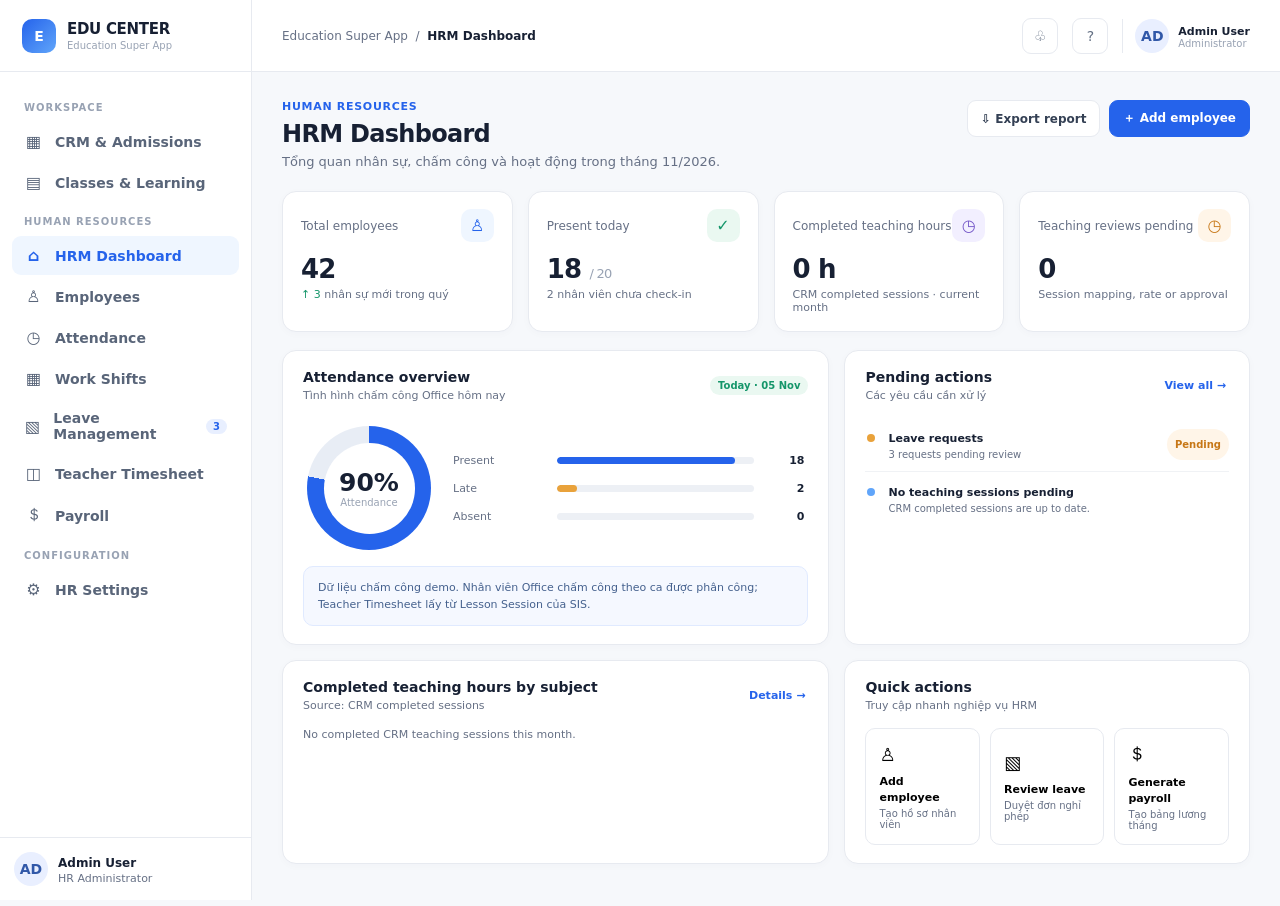
<file: education_hrm_prototype.html>
<!DOCTYPE html>
<html lang="vi">
<head>
<meta charset="UTF-8">
<meta name="viewport" content="width=device-width, initial-scale=1.0">
<title>Education Super App · HRM Prototype</title>
<style>
:root{
  --primary:#2563eb;--primary-dark:#1d4ed8;--primary-soft:#eff6ff;
  --ink:#172033;--muted:#667085;--line:#e7eaf0;--bg:#f6f8fb;--white:#fff;
  --green:#15966a;--green-bg:#eaf8f1;--orange:#c77716;--orange-bg:#fff5e8;
  --red:#d14343;--red-bg:#fff0f0;--purple:#7356c8;--purple-bg:#f2efff;
  --shadow:0 8px 28px rgba(24,39,75,.07);--radius:14px;
}
*{box-sizing:border-box} body{margin:0;background:var(--bg);font-family:Inter,ui-sans-serif,system-ui,-apple-system,"Segoe UI",Arial,sans-serif;color:var(--ink);font-size:14px}
button,input,select,textarea{font:inherit} button{cursor:pointer}
.app{display:flex;min-height:100vh}
.sidebar{width:252px;background:#fff;border-right:1px solid var(--line);position:fixed;inset:0 auto 0 0;z-index:20;display:flex;flex-direction:column}
.brand{height:72px;display:flex;align-items:center;gap:11px;padding:0 22px;border-bottom:1px solid var(--line)}
.brand-mark{width:34px;height:34px;border-radius:10px;background:linear-gradient(135deg,#2563eb,#60a5fa);display:grid;place-items:center;color:#fff;font-weight:800}
.brand strong{font-size:15px;letter-spacing:-.3px}.brand small{display:block;color:#98a2b3;font-size:10px;margin-top:2px}
.side-scroll{padding:18px 12px;overflow:auto;flex:1}.nav-label{font-size:10px;letter-spacing:1px;color:#98a2b3;font-weight:700;padding:12px 12px 7px}
.nav-item{border:0;background:transparent;width:100%;display:flex;align-items:center;gap:12px;text-align:left;padding:10px 12px;border-radius:9px;color:#596579;margin:2px 0;font-weight:550}
.nav-item .ico{width:19px;text-align:center;font-size:16px}.nav-item:hover{background:#f6f8fc;color:var(--ink)}.nav-item.active{background:var(--primary-soft);color:var(--primary);font-weight:700}
.nav-item .count{margin-left:auto;background:#e8efff;color:var(--primary);font-size:10px;padding:2px 7px;border-radius:20px}
.sidebar-bottom{border-top:1px solid var(--line);padding:14px}.profile-mini{display:flex;align-items:center;gap:10px}.avatar{width:34px;height:34px;border-radius:50%;display:grid;place-items:center;background:#e9efff;color:#3158a8;font-weight:700;flex-shrink:0}.profile-mini b{font-size:12px}.profile-mini small{display:block;color:var(--muted);font-size:11px;margin-top:2px}
.main{margin-left:252px;width:calc(100% - 252px);min-width:0}
.topbar{height:72px;background:#fff;border-bottom:1px solid var(--line);display:flex;align-items:center;justify-content:space-between;padding:0 30px;position:sticky;top:0;z-index:10}
.breadcrumb{color:var(--muted);font-size:12px}.breadcrumb b{color:var(--ink);font-weight:650}.top-actions{display:flex;align-items:center;gap:14px}.icon-btn{border:1px solid var(--line);background:#fff;border-radius:9px;width:36px;height:36px;color:#647084}.top-user{display:flex;align-items:center;gap:9px;padding-left:12px;border-left:1px solid var(--line)}
.content{padding:28px 30px 42px;max-width:1500px;margin:0 auto}
.page-head{display:flex;justify-content:space-between;align-items:flex-start;gap:16px;margin-bottom:22px}
.eyebrow{font-size:11px;color:var(--primary);font-weight:750;letter-spacing:.7px;text-transform:uppercase;margin-bottom:7px}
h1{font-size:24px;letter-spacing:-.7px;margin:0 0 6px;font-weight:750} .subtitle{color:var(--muted);font-size:13px}
.actions{display:flex;gap:9px;flex-wrap:wrap}
.btn{border:1px solid var(--line);background:#fff;color:#344054;border-radius:9px;padding:9px 13px;font-weight:650;font-size:12px;display:inline-flex;align-items:center;gap:7px}
.btn:hover{background:#f9fafb}.btn.primary{background:var(--primary);border-color:var(--primary);color:#fff}.btn.primary:hover{background:var(--primary-dark)}.btn.soft{background:var(--primary-soft);color:var(--primary);border-color:#dbe7ff}
.btn.small{padding:6px 9px;font-size:11px}.btn.danger{color:var(--red)}
.grid{display:grid;gap:15px}.stats{grid-template-columns:repeat(4,minmax(0,1fr));margin-bottom:18px}
.card{background:#fff;border:1px solid var(--line);border-radius:var(--radius);box-shadow:0 2px 8px rgba(24,39,75,.025)}
.stat{padding:17px 18px}.stat-top{display:flex;justify-content:space-between;align-items:center;color:var(--muted);font-size:12px}.stat-icon{width:33px;height:33px;border-radius:10px;display:grid;place-items:center;font-size:16px;background:var(--primary-soft);color:var(--primary)}
.stat-value{font-size:26px;font-weight:760;letter-spacing:-.8px;margin:12px 0 4px}.stat-foot{font-size:11px;color:var(--muted)}.positive{color:var(--green)}
.panel{padding:18px 20px}.panel-head{display:flex;align-items:center;justify-content:space-between;gap:12px;margin-bottom:16px}.panel-title{font-size:14px;font-weight:730}.panel-sub{font-size:11px;color:var(--muted);margin-top:4px}
.two-col{grid-template-columns:1.35fr 1fr}.three-col{grid-template-columns:repeat(3,1fr)}
.table-card{overflow:hidden}.toolbar{padding:14px 16px;border-bottom:1px solid var(--line);display:flex;align-items:center;justify-content:space-between;gap:12px;flex-wrap:wrap}
.search{position:relative;min-width:220px;max-width:330px;flex:1}.search input{width:100%;padding:9px 12px 9px 34px;border:1px solid var(--line);border-radius:9px;outline:none;background:#fff;font-size:12px}.search:before{content:"⌕";position:absolute;left:12px;top:5px;font-size:20px;color:#98a2b3}
.filters{display:flex;gap:8px;flex-wrap:wrap}.filters select,.field input,.field select,.field textarea{border:1px solid var(--line);border-radius:8px;padding:9px 10px;background:#fff;color:#344054;outline:none;font-size:12px;width:100%}.filters select{width:auto;min-width:120px}
table{width:100%;border-collapse:collapse;white-space:nowrap}th{background:#fafbfc;color:#7b8495;text-align:left;font-size:10px;text-transform:uppercase;letter-spacing:.55px;font-weight:750;padding:12px 16px;border-bottom:1px solid var(--line)}td{padding:13px 16px;border-bottom:1px solid #f0f2f5;font-size:12px;color:#344054}tbody tr:hover{background:#fbfcff}tbody tr:last-child td{border-bottom:0}
.person{display:flex;align-items:center;gap:9px}.person .avatar{width:31px;height:31px;font-size:11px}.person b{font-size:12px;color:var(--ink)}.person small{display:block;color:var(--muted);font-size:10px;margin-top:3px}
.badge{display:inline-flex;align-items:center;padding:4px 8px;border-radius:20px;font-size:10px;font-weight:700}.b-green{background:var(--green-bg);color:var(--green)}.b-orange{background:var(--orange-bg);color:var(--orange)}.b-red{background:var(--red-bg);color:var(--red)}.b-blue{background:var(--primary-soft);color:var(--primary)}.b-purple{background:var(--purple-bg);color:var(--purple)}.b-gray{background:#f1f3f6;color:#667085}
.link{border:0;background:none;color:var(--primary);font-weight:700;font-size:11px;padding:3px}
.progress{height:7px;background:#edf0f5;border-radius:10px;overflow:hidden}.progress span{display:block;height:100%;background:var(--primary);border-radius:10px}
.bar-row{display:grid;grid-template-columns:92px 1fr 38px;align-items:center;gap:12px;margin:15px 0;font-size:11px}.bar-row label{color:#667085}.bar-row b{text-align:right;font-size:11px}
.activity{display:flex;gap:11px;padding:11px 0;border-bottom:1px solid #f0f2f5}.activity:last-child{border:0}.activity-dot{width:8px;height:8px;border-radius:50%;background:#60a5fa;margin:5px 2px 0}.activity b{font-size:11px}.activity p{margin:4px 0 0;color:var(--muted);font-size:10px}
.calendar-strip{display:grid;grid-template-columns:repeat(7,1fr);gap:7px}.day{border:1px solid var(--line);border-radius:9px;text-align:center;padding:9px 3px}.day small{display:block;color:var(--muted);font-size:10px}.day b{display:block;margin:5px 0;font-size:14px}.day.active{background:var(--primary-soft);border-color:#c9d9ff;color:var(--primary)}
.empty{padding:36px;text-align:center;color:var(--muted)}
.section{display:none}.section.active{display:block}
.tabs{display:flex;gap:5px;border-bottom:1px solid var(--line);margin-bottom:16px}.tab{padding:10px 13px;border:0;background:none;color:var(--muted);font-size:12px;font-weight:650;border-bottom:2px solid transparent}.tab.active{color:var(--primary);border-color:var(--primary)}
.form-grid{display:grid;grid-template-columns:repeat(2,1fr);gap:13px}.field label{display:block;font-size:11px;color:#667085;font-weight:650;margin-bottom:6px}.field.full{grid-column:1/-1}.field textarea{min-height:72px;resize:vertical}
.modal-backdrop{position:fixed;inset:0;background:rgba(16,24,40,.42);z-index:50;display:none;align-items:center;justify-content:center;padding:20px}.modal-backdrop.show{display:flex}.modal{background:#fff;width:min(620px,100%);border-radius:16px;box-shadow:0 24px 70px rgba(16,24,40,.22);overflow:hidden;max-height:90vh;display:flex;flex-direction:column}.modal-head{padding:18px 22px;border-bottom:1px solid var(--line);display:flex;justify-content:space-between;align-items:center}.modal-head h3{margin:0;font-size:16px}.modal-body{padding:20px 22px;overflow:auto}.modal-foot{padding:14px 22px;border-top:1px solid var(--line);display:flex;justify-content:flex-end;gap:8px}.x{border:0;background:none;font-size:22px;color:#98a2b3}
.notice{background:#f5f8ff;border:1px solid #e0eaff;border-radius:10px;padding:12px 14px;color:#45618e;font-size:11px;line-height:1.55}
.field-help{display:block;color:var(--muted);font-size:10px;line-height:1.5;margin-top:6px}.integration-state{margin:0 16px 14px}.integration-state.ok{color:var(--green)}.integration-state.warn{color:var(--orange)}.session-actions{display:flex;gap:6px;align-items:center}.payroll-hold{color:var(--orange);font-weight:700}
.quick-actions{display:grid;grid-template-columns:repeat(3,1fr);gap:10px}.quick{border:1px solid var(--line);border-radius:10px;padding:13px;background:#fff;text-align:left}.quick:hover{border-color:#bfd2ff;background:#fbfcff}.quick span{display:block;font-size:18px;margin-bottom:7px}.quick b{font-size:11px}.quick small{display:block;color:var(--muted);font-size:10px;margin-top:4px}
.toast{position:fixed;right:24px;bottom:24px;background:#172033;color:#fff;padding:12px 16px;border-radius:10px;box-shadow:var(--shadow);z-index:80;display:none;font-size:12px}.toast.show{display:block}
.mobile-menu{display:none}
@media(max-width:1050px){.sidebar{width:220px}.main{margin-left:220px;width:calc(100% - 220px)}.stats{grid-template-columns:repeat(2,1fr)}.two-col{grid-template-columns:1fr}}
@media(max-width:720px){.sidebar{transform:translateX(-100%);transition:.2s}.sidebar.open{transform:translateX(0)}.main{margin:0;width:100%}.topbar{padding:0 16px}.content{padding:20px 14px}.mobile-menu{display:inline-flex}.page-head{flex-direction:column}.stats{grid-template-columns:repeat(2,1fr)}.three-col{grid-template-columns:1fr}.quick-actions{grid-template-columns:1fr}.form-grid{grid-template-columns:1fr}.field.full{grid-column:auto}.table-card{overflow-x:auto}.top-user .user-meta{display:none}}
</style>
</head>
<body>
<div class="app">
<aside class="sidebar" id="sidebar">
  <div class="brand"><div class="brand-mark">E</div><div><strong>EDU CENTER</strong><small>Education Super App</small></div></div>
  <div class="side-scroll">
    <div class="nav-label">WORKSPACE</div>
    <button class="nav-item" onclick="toast('CRM là module hiện có trong Super App')"><span class="ico">▦</span> CRM & Admissions</button>
    <button class="nav-item" onclick="toast('SIS là module hiện có trong Super App')"><span class="ico">▤</span> Classes & Learning</button>
    <div class="nav-label">HUMAN RESOURCES</div>
    <button class="nav-item active" data-page="dashboard"><span class="ico">⌂</span> HRM Dashboard</button>
    <button class="nav-item" data-page="employees"><span class="ico">♙</span> Employees</button>
    <button class="nav-item" data-page="attendance"><span class="ico">◷</span> Attendance</button>
    <button class="nav-item" data-page="shifts"><span class="ico">▦</span> Work Shifts</button>
    <button class="nav-item" data-page="leave"><span class="ico">▧</span> Leave Management <span class="count">3</span></button>
    <button class="nav-item" data-page="timesheet"><span class="ico">◫</span> Teacher Timesheet</button>
    <button class="nav-item" data-page="payroll"><span class="ico">＄</span> Payroll</button>
    <div class="nav-label">CONFIGURATION</div>
    <button class="nav-item" data-page="settings"><span class="ico">⚙</span> HR Settings</button>
  </div>
  <div class="sidebar-bottom"><div class="profile-mini"><div class="avatar">AD</div><div><b>Admin User</b><small>HR Administrator</small></div></div></div>
</aside>
<main class="main">
  <header class="topbar">
    <div style="display:flex;align-items:center;gap:12px"><button class="icon-btn mobile-menu" onclick="document.getElementById('sidebar').classList.toggle('open')">☰</button><div class="breadcrumb">Education Super App&nbsp; / &nbsp;<b id="crumb">HRM Dashboard</b></div></div>
    <div class="top-actions"><button class="icon-btn" onclick="toast('Không có thông báo mới')">♧</button><button class="icon-btn" onclick="toast('Trợ giúp HRM')">?</button><div class="top-user"><div class="avatar">AD</div><div class="user-meta"><b style="font-size:11px">Admin User</b><small style="display:block;color:#98a2b3;font-size:10px">Administrator</small></div></div></div>
  </header>
  <div class="content">
    <!-- DASHBOARD -->
    <section class="section active" id="page-dashboard">
      <div class="page-head"><div><div class="eyebrow">HUMAN RESOURCES</div><h1>HRM Dashboard</h1><div class="subtitle">Tổng quan nhân sự, chấm công và hoạt động trong tháng 11/2026.</div></div><div class="actions"><button class="btn" onclick="toast('Đã chuẩn bị báo cáo HRM')">⇩ Export report</button><button class="btn primary" onclick="openEmployeeModal()">＋ Add employee</button></div></div>
      <div class="grid stats">
        <div class="card stat"><div class="stat-top">Total employees <span class="stat-icon">♙</span></div><div class="stat-value">42</div><div class="stat-foot"><span class="positive">↑ 3</span> nhân sự mới trong quý</div></div>
        <div class="card stat"><div class="stat-top">Present today <span class="stat-icon" style="background:#eaf8f1;color:#15966a">✓</span></div><div class="stat-value">18 <span style="font-size:13px;color:#98a2b3;font-weight:500">/ 20</span></div><div class="stat-foot">2 nhân viên chưa check-in</div></div>
        <div class="card stat"><div class="stat-top">Completed teaching hours <span class="stat-icon" style="background:#f2efff;color:#7356c8">◷</span></div><div class="stat-value" id="dashboardTeachingHours">0h</div><div class="stat-foot">CRM completed sessions · current month</div></div>
        <div class="card stat"><div class="stat-top">Teaching reviews pending <span class="stat-icon" style="background:#fff5e8;color:#c77716">◷</span></div><div class="stat-value" id="dashboardTeachingPending">0</div><div class="stat-foot">Session mapping, rate or approval</div></div>
      </div>
      <div class="grid two-col">
        <div class="card panel"><div class="panel-head"><div><div class="panel-title">Attendance overview</div><div class="panel-sub">Tình hình chấm công Office hôm nay</div></div><span class="badge b-green">Today · 05 Nov</span></div>
          <div style="display:flex;align-items:center;gap:22px;padding:8px 4px 16px"><div style="width:124px;height:124px;border-radius:50%;background:conic-gradient(#2563eb 0 78%,#e8edf5 78% 100%);display:grid;place-items:center;flex-shrink:0"><div style="width:91px;height:91px;border-radius:50%;background:#fff;display:grid;place-items:center;text-align:center"><div><b style="font-size:25px">90%</b><small style="display:block;color:#98a2b3;font-size:10px">Attendance</small></div></div></div><div style="flex:1"><div class="bar-row"><label>Present</label><div class="progress"><span style="width:90%"></span></div><b>18</b></div><div class="bar-row"><label>Late</label><div class="progress"><span style="width:10%;background:#e9a23b"></span></div><b>2</b></div><div class="bar-row"><label>Absent</label><div class="progress"><span style="width:0%;background:#d14343"></span></div><b>0</b></div></div></div>
          <div class="notice">Dữ liệu chấm công demo. Nhân viên Office chấm công theo ca được phân công; Teacher Timesheet lấy từ Lesson Session của SIS.</div>
        </div>
        <div class="card panel"><div class="panel-head"><div><div class="panel-title">Pending actions</div><div class="panel-sub">Các yêu cầu cần xử lý</div></div><button class="link" onclick="navigate('leave')">View all →</button></div>
          <div class="activity"><div class="activity-dot" style="background:#e9a23b"></div><div><b>Leave requests</b><p>3 requests pending review</p></div><span class="badge b-orange" style="margin-left:auto">Pending</span></div>
          <div id="dashboardTimesheetActions"></div>
        </div>
      </div>
      <div class="grid two-col" style="margin-top:15px">
        <div class="card panel"><div class="panel-head"><div><div class="panel-title">Completed teaching hours by subject</div><div class="panel-sub">Source: CRM completed sessions</div></div><button class="link" onclick="navigate('timesheet')">Details →</button></div>
        </div>
        <div class="card panel"><div class="panel-head"><div><div class="panel-title">Quick actions</div><div class="panel-sub">Truy cập nhanh nghiệp vụ HRM</div></div></div>
          <div class="quick-actions"><button class="quick" onclick="openEmployeeModal()"><span>♙</span><b>Add employee</b><small>Tạo hồ sơ nhân viên</small></button><button class="quick" onclick="navigate('leave')"><span>▧</span><b>Review leave</b><small>Duyệt đơn nghỉ phép</small></button><button class="quick" onclick="navigate('payroll')"><span>＄</span><b>Generate payroll</b><small>Tạo bảng lương tháng</small></button></div>
        </div>
      </div>
    </section>

    <!-- EMPLOYEES -->
    <section class="section" id="page-employees">
      <div class="page-head"><div><div class="eyebrow">PEOPLE DIRECTORY</div><h1>Employees</h1><div class="subtitle">Quản lý hồ sơ giáo viên và nhân viên trung tâm.</div></div><div class="actions"><button class="btn" onclick="toast('Đã chuẩn bị file danh sách nhân viên')">⇩ Export</button><button class="btn primary" onclick="openEmployeeModal()">＋ Add employee</button></div></div>
      <div class="card table-card"><div class="toolbar"><div class="search"><input id="employeeSearch" placeholder="Tìm theo tên, mã nhân viên, email..." oninput="filterEmployees()"></div><div class="filters"><select id="employeeTypeFilter" onchange="filterEmployees()"><option value="">All types</option><option>Teacher</option><option>Office</option></select><select id="employeeStatusFilter" onchange="filterEmployees()"><option value="">All status</option><option>Active</option><option>Inactive</option></select><button class="btn small" onclick="resetEmployeeFilters()">Reset</button></div></div><div id="employeeIntegrationNotice" class="notice integration-state" style="margin:12px 16px" role="status"></div>
      <table><thead><tr><th>Employee</th><th>Employee ID</th><th>Department</th><th>Employment</th><th>Salary type</th><th>Status</th><th>CRM Teacher link</th><th>Action</th></tr></thead><tbody id="employeeRows">
      <tr data-type="Teacher" data-status="Active"><td><div class="person"><div class="avatar">TA</div><div><b>Nguyen Minh Anh</b><small>minhanh@educenter.vn</small></div></div></td><td>TEA-001</td><td>English</td><td>Full-time</td><td>Hourly</td><td><span class="badge b-green">Active</span></td><td data-crm-teacher-link>Unlinked</td><td><button class="link" onclick="editEmployee('Nguyen Minh Anh','TEA-001','Teacher','English','Hourly')">Edit</button></td></tr>
      <tr data-type="Teacher" data-status="Active"><td><div class="person"><div class="avatar" style="background:#f2efff;color:#7356c8">TB</div><div><b>Tran Quoc Bao</b><small>quocbao@educenter.vn</small></div></div></td><td>TEA-002</td><td>Physics</td><td>Part-time</td><td>Hourly</td><td><span class="badge b-green">Active</span></td><td data-crm-teacher-link>Unlinked</td><td><button class="link" onclick="editEmployee('Tran Quoc Bao','TEA-002','Teacher','Physics','Hourly')">Edit</button></td></tr>
      <tr data-type="Teacher" data-status="Active"><td><div class="person"><div class="avatar" style="background:#eaf8f1;color:#15966a">PC</div><div><b>Pham Thu Chi</b><small>thuchi@educenter.vn</small></div></div></td><td>TEA-003</td><td>Chemistry</td><td>Part-time</td><td>Hourly</td><td><span class="badge b-green">Active</span></td><td data-crm-teacher-link>Unlinked</td><td><button class="link" onclick="editEmployee('Pham Thu Chi','TEA-003','Teacher','Chemistry','Hourly')">Edit</button></td></tr>
      <tr data-type="Office" data-status="Active"><td><div class="person"><div class="avatar" style="background:#fff5e8;color:#c77716">LH</div><div><b>Le Thu Ha</b><small>thuha@educenter.vn</small></div></div></td><td>OFF-001</td><td>Operations</td><td>Full-time</td><td>Monthly</td><td><span class="badge b-green">Active</span></td><td data-crm-teacher-link>—</td><td><button class="link" onclick="editEmployee('Le Thu Ha','OFF-001','Office','Operations','Monthly')">Edit</button></td></tr>
      <tr data-type="Office" data-status="Active"><td><div class="person"><div class="avatar" style="background:#eaf1ff;color:#3158a8">VN</div><div><b>Vo Ngoc Nam</b><small>ngocnam@educenter.vn</small></div></div></td><td>OFF-002</td><td>Admissions</td><td>Full-time</td><td>Monthly</td><td><span class="badge b-green">Active</span></td><td data-crm-teacher-link>—</td><td><button class="link" onclick="editEmployee('Vo Ngoc Nam','OFF-002','Office','Admissions','Monthly')">Edit</button></td></tr>
      <tr data-type="Office" data-status="Inactive"><td><div class="person"><div class="avatar" style="background:#f1f3f6;color:#667085">DT</div><div><b>Do Minh Tam</b><small>minhtam@educenter.vn</small></div></div></td><td>OFF-003</td><td>Operations</td><td>Part-time</td><td>Monthly</td><td><span class="badge b-gray">Inactive</span></td><td data-crm-teacher-link>—</td><td><button class="link" onclick="editEmployee('Do Minh Tam','OFF-003','Office','Operations','Monthly')">Edit</button></td></tr>
      </tbody></table><div class="toolbar" style="border-top:1px solid var(--line);border-bottom:0"><small style="color:#98a2b3" id="employeeCount">Showing 6 employees</small><div><button class="btn small" onclick="toast('Đang ở trang 1')">‹</button> <button class="btn small soft">1</button> <button class="btn small" onclick="toast('Demo chỉ có một trang')">›</button></div></div></div>
    </section>

    <!-- ATTENDANCE -->
    <section class="section" id="page-attendance">
      <div class="page-head"><div><div class="eyebrow">TIME & ATTENDANCE</div><h1>Attendance</h1><div class="subtitle">Theo dõi chấm công theo ca của nhân viên Office.</div></div><div class="actions"><button class="btn" onclick="toast('Đã chuẩn bị báo cáo chấm công')">⇩ Export</button><button class="btn primary" onclick="toast('Mở form điều chỉnh công (demo)')">＋ Attendance adjustment</button></div></div>
      <div class="grid stats"><div class="card stat"><div class="stat-top">Scheduled today</div><div class="stat-value">20</div><div class="stat-foot">Office employees</div></div><div class="card stat"><div class="stat-top">Present</div><div class="stat-value">18</div><div class="stat-foot positive">90% attendance</div></div><div class="card stat"><div class="stat-top">Late arrivals</div><div class="stat-value">2</div><div class="stat-foot">Over grace period</div></div><div class="card stat"><div class="stat-top">Missing check-out</div><div class="stat-value">1</div><div class="stat-foot">Need review</div></div></div>
      <div class="card panel" style="margin-bottom:15px"><div class="panel-head"><div><div class="panel-title">Attendance date</div><div class="panel-sub">Chọn ngày để xem dữ liệu chấm công</div></div><input type="date" value="2026-11-05" style="border:1px solid var(--line);padding:8px;border-radius:8px;color:#344054"></div><div class="calendar-strip"><div class="day"><small>MON</small><b>02</b><small>18 / 20</small></div><div class="day"><small>TUE</small><b>03</b><small>19 / 20</small></div><div class="day"><small>WED</small><b>04</b><small>17 / 20</small></div><div class="day active"><small>THU</small><b>05</b><small>18 / 20</small></div><div class="day"><small>FRI</small><b>06</b><small>—</small></div><div class="day"><small>SAT</small><b>07</b><small>—</small></div><div class="day"><small>SUN</small><b>08</b><small>Off</small></div></div></div>
      <div class="card table-card"><div class="toolbar"><div class="search"><input placeholder="Search employee..."></div><div class="filters"><select><option>All shifts</option><option>Office Standard</option><option>Morning</option></select><select><option>All status</option><option>Present</option><option>Late</option><option>Missing checkout</option></select></div></div>
      <table><thead><tr><th>Employee</th><th>Shift</th><th>Check-in</th><th>Check-out</th><th>Working time</th><th>Location / Method</th><th>Status</th></tr></thead><tbody>
      <tr><td><div class="person"><div class="avatar">LH</div><b>Le Thu Ha</b></div></td><td>Office Standard</td><td>08:02</td><td>17:04</td><td>8h 02m</td><td>Center · GPS + QR</td><td><span class="badge b-green">Present</span></td></tr>
      <tr><td><div class="person"><div class="avatar">VN</div><b>Vo Ngoc Nam</b></div></td><td>Office Standard</td><td>08:12</td><td>—</td><td>—</td><td>Center · GPS</td><td><span class="badge b-orange">Missing checkout</span></td></tr>
      <tr><td><div class="person"><div class="avatar">HT</div><b>Hoang Mai Trang</b></div></td><td>Morning</td><td>08:09</td><td>12:05</td><td>3h 56m</td><td>Center · QR</td><td><span class="badge b-orange">Late</span></td></tr>
      <tr><td><div class="person"><div class="avatar">PD</div><b>Phan Duc Long</b></div></td><td>Office Standard</td><td>07:56</td><td>17:00</td><td>8h 04m</td><td>Center · GPS + QR</td><td><span class="badge b-green">Present</span></td></tr>
      </tbody></table></div>
      <div class="notice" style="margin-top:14px">Teacher không chấm công theo bảng này. Giờ dạy giáo viên được tổng hợp từ Lesson Session đã hoàn thành trong SIS.</div>
    </section>

    <!-- SHIFTS -->
    <section class="section" id="page-shifts">
      <div class="page-head"><div><div class="eyebrow">WORK PLANNING</div><h1>Work Shifts</h1><div class="subtitle">Cấu hình ca làm việc và phân ca cho nhân viên Office.</div></div><div class="actions"><button class="btn primary" onclick="openShiftModal()">＋ Create shift</button></div></div>
      <div class="grid three-col">
        <div class="card panel"><div class="panel-head"><div class="panel-title">Office Standard</div><span class="badge b-green">Active</span></div><div style="font-size:24px;font-weight:750">08:00 – 17:00</div><div class="panel-sub">Monday – Saturday · Break 60 min</div><div style="margin-top:17px;display:flex;justify-content:space-between;font-size:11px"><span style="color:#667085">Assigned employees</span><b>12</b></div></div>
        <div class="card panel"><div class="panel-head"><div class="panel-title">Morning Shift</div><span class="badge b-green">Active</span></div><div style="font-size:24px;font-weight:750">08:00 – 12:00</div><div class="panel-sub">Monday – Saturday · Break 0 min</div><div style="margin-top:17px;display:flex;justify-content:space-between;font-size:11px"><span style="color:#667085">Assigned employees</span><b>5</b></div></div>
        <div class="card panel"><div class="panel-head"><div class="panel-title">Afternoon Shift</div><span class="badge b-green">Active</span></div><div style="font-size:24px;font-weight:750">13:00 – 17:00</div><div class="panel-sub">Monday – Saturday · Break 0 min</div><div style="margin-top:17px;display:flex;justify-content:space-between;font-size:11px"><span style="color:#667085">Assigned employees</span><b>3</b></div></div>
      </div>
      <div class="card table-card" style="margin-top:16px"><div class="toolbar"><div class="panel-title">Employee shift assignments</div><button class="btn small" onclick="toast('Mở chức năng phân ca hàng loạt')">＋ Assign shifts</button></div><table><thead><tr><th>Employee</th><th>Department</th><th>Shift</th><th>Effective from</th><th>Working days</th><th>Status</th><th>Action</th></tr></thead><tbody>
      <tr><td><div class="person"><div class="avatar">LH</div><b>Le Thu Ha</b></div></td><td>Operations</td><td>Office Standard</td><td>01 Nov 2026</td><td>Mon – Sat</td><td><span class="badge b-green">Active</span></td><td><button class="link" onclick="toast('Edit shift assignment')">Edit</button></td></tr>
      <tr><td><div class="person"><div class="avatar">VN</div><b>Vo Ngoc Nam</b></div></td><td>Admissions</td><td>Office Standard</td><td>01 Nov 2026</td><td>Mon – Sat</td><td><span class="badge b-green">Active</span></td><td><button class="link" onclick="toast('Edit shift assignment')">Edit</button></td></tr>
      <tr><td><div class="person"><div class="avatar">HT</div><b>Hoang Mai Trang</b></div></td><td>Operations</td><td>Morning Shift</td><td>01 Nov 2026</td><td>Mon – Sat</td><td><span class="badge b-green">Active</span></td><td><button class="link" onclick="toast('Edit shift assignment')">Edit</button></td></tr>
      </tbody></table></div>
    </section>

    <!-- LEAVE -->
    <section class="section" id="page-leave">
      <div class="page-head"><div><div class="eyebrow">TIME OFF</div><h1>Leave Management</h1><div class="subtitle">Quản lý chính sách phép năm, số dư phép và đơn xin nghỉ.</div></div><div class="actions"><button class="btn" onclick="toast('Đã chuẩn bị báo cáo phép')">⇩ Export</button><button class="btn primary" onclick="openLeaveModal()">＋ Create leave request</button></div></div>
      <div class="grid stats"><div class="card stat"><div class="stat-top">Pending requests</div><div class="stat-value">3</div><div class="stat-foot">Awaiting manager approval</div></div><div class="card stat"><div class="stat-top">Approved this month</div><div class="stat-value">12</div><div class="stat-foot">Leave requests</div></div><div class="card stat"><div class="stat-top">Average balance</div><div class="stat-value">8.4 <small style="font-size:12px;color:#98a2b3">days</small></div><div class="stat-foot">Annual leave remaining</div></div><div class="card stat"><div class="stat-top">Leave policy</div><div class="stat-value">12–15</div><div class="stat-foot">Days per year · configurable</div></div></div>
      <div class="tabs"><button class="tab active" onclick="switchTab(this,'leaveRequests')">Leave requests</button><button class="tab" onclick="switchTab(this,'leaveBalances')">Leave balances</button><button class="tab" onclick="switchTab(this,'leavePolicies')">Leave policies</button></div>
      <div id="leaveRequests" class="tab-panel card table-card"><div class="toolbar"><div class="search"><input placeholder="Search employee or request..."></div><div class="filters"><select><option>All leave types</option><option>Annual leave</option><option>Sick leave</option><option>Unpaid leave</option></select><select><option>All status</option><option>Pending</option><option>Approved</option></select></div></div><table><thead><tr><th>Employee</th><th>Leave type</th><th>Period</th><th>Duration</th><th>Reason</th><th>Status</th><th>Action</th></tr></thead><tbody>
      <tr><td><div class="person"><div class="avatar">MA</div><b>Nguyen Minh Anh</b></div></td><td>Annual leave</td><td>06 Nov 2026</td><td>1 day</td><td>Personal matters</td><td><span class="badge b-orange">Pending</span></td><td><button class="btn small soft" onclick="approve(this)">Approve</button> <button class="link" onclick="toast('Request details')">View</button></td></tr>
      <tr><td><div class="person"><div class="avatar">QB</div><b>Tran Quoc Bao</b></div></td><td>Annual leave</td><td>09–10 Nov 2026</td><td>2 days</td><td>Family event</td><td><span class="badge b-orange">Pending</span></td><td><button class="btn small soft" onclick="approve(this)">Approve</button> <button class="link" onclick="toast('Request details')">View</button></td></tr>
      <tr><td><div class="person"><div class="avatar">TH</div><b>Le Thu Ha</b></div></td><td>Sick leave</td><td>03 Nov 2026</td><td>0.5 day</td><td>Health reason</td><td><span class="badge b-green">Approved</span></td><td><button class="link" onclick="toast('Request details')">View</button></td></tr>
      </tbody></table></div>
      <div id="leaveBalances" class="tab-panel card table-card" style="display:none"><table><thead><tr><th>Employee</th><th>Policy</th><th>Entitlement</th><th>Used</th><th>Pending</th><th>Available</th></tr></thead><tbody><tr><td>Nguyen Minh Anh</td><td>Teacher Standard</td><td>12</td><td>3</td><td>1</td><td><b>8 days</b></td></tr><tr><td>Le Thu Ha</td><td>Office Standard</td><td>12</td><td>4</td><td>0</td><td><b>8 days</b></td></tr><tr><td>Vo Ngoc Nam</td><td>Senior Staff</td><td>15</td><td>2</td><td>0</td><td><b>13 days</b></td></tr></tbody></table></div>
      <div id="leavePolicies" class="tab-panel"><div class="grid three-col"><div class="card panel"><div class="panel-title">Teacher Standard</div><div class="stat-value">12 days</div><div class="panel-sub">Fixed annual entitlement</div><button class="btn small" style="margin-top:14px" onclick="toast('Edit Teacher Standard policy')">Edit policy</button></div><div class="card panel"><div class="panel-title">Office Standard</div><div class="stat-value">12 days</div><div class="panel-sub">Fixed annual entitlement</div><button class="btn small" style="margin-top:14px" onclick="toast('Edit Office Standard policy')">Edit policy</button></div><div class="card panel"><div class="panel-title">Senior Staff</div><div class="stat-value">15 days</div><div class="panel-sub">Fixed annual entitlement</div><button class="btn small" style="margin-top:14px" onclick="toast('Edit Senior Staff policy')">Edit policy</button></div></div></div>
    </section>

    <!-- TIMESHEET -->
    <section class="section" id="page-timesheet">
      <div class="page-head"><div><div class="eyebrow">TEACHING OPERATIONS</div><h1>Teacher Timesheet</h1><div class="subtitle">Đồng bộ chỉ đọc buổi dạy thực tế từ CRM. HRM lưu riêng trạng thái duyệt theo teaching session ID.</div></div><div class="actions"><label class="field" style="margin:0"><span class="panel-sub">Payroll month</span><input id="timesheetMonth" type="month" value="2026-11" onchange="renderTimesheet()"></label><button class="btn" onclick="syncTeachingHours()">↻ Sync CRM</button><button class="btn primary" onclick="approveVisibleTimesheets()">Approve selected</button></div></div>
      <div id="crmIntegrationState" class="notice integration-state" role="status">Checking CRM connection...</div>
      <div class="grid stats"><div class="card stat"><div class="stat-top">Completed CRM hours</div><div class="stat-value" id="tsHours">0h</div><div class="stat-foot">CRM Completed sessions · current month</div></div><div class="card stat"><div class="stat-top">Completed sessions</div><div class="stat-value" id="tsSessions">0</div><div class="stat-foot">Unique CRM session IDs</div></div><div class="card stat"><div class="stat-top">Pending HRM approval</div><div class="stat-value" id="tsPending">0</div><div class="stat-foot">Not yet eligible for payroll</div></div><div class="card stat"><div class="stat-top">Ready for payroll</div><div class="stat-value" id="tsApproved">0h</div><div class="stat-foot">Approved hours with salary rates calculated later</div></div></div>
      <div class="card table-card"><div class="toolbar"><div class="search"><input id="timesheetSearch" placeholder="Search teacher, session or class..." oninput="renderTimesheet()"></div><div class="filters"><select id="timesheetStatus" onchange="renderTimesheet()"><option value="">All statuses</option><option value="Pending approval">Pending approval</option><option value="Approved">Approved</option><option value="Unlinked">Unlinked CRM teacher</option><option value="Rate missing">Rate missing</option></select><select id="timesheetType" onchange="renderTimesheet()"><option value="">All lesson types</option><option value="1-on-1">1-on-1</option><option value="Group">Group</option></select></div></div>
      <table><thead><tr><th><input id="selectAllTimesheets" type="checkbox" aria-label="Select visible sessions" onchange="toggleTimesheetSelection(this)"></th><th>Session ID</th><th>Teacher</th><th>CRM teacher ID</th><th>Class / subject</th><th>Type</th><th>Date</th><th>Actual time</th><th>Break</th><th>Actual hours</th><th>Rate</th><th>Payroll estimate</th><th>HRM review</th><th>Action</th></tr></thead><tbody id="timesheetRows"></tbody></table></div>
      <div class="notice" style="margin-top:14px">CRM là nguồn dữ liệu duy nhất cho teaching session; HRM không sửa hoặc xóa session CRM. Duyệt và salary rate được lưu riêng ở HRM theo session ID. Chỉ session duyệt và có rate khớp mới được đưa vào payroll. Office attendance vẫn dùng luồng ca riêng.</div>
    </section>

    <!-- PAYROLL -->
    <section class="section" id="page-payroll">
      <div class="page-head"><div><div class="eyebrow">COMPENSATION</div><h1>Payroll</h1><div class="subtitle">Tính lương giáo viên theo giờ và nhân viên Office theo tháng.</div></div><div class="actions"><button class="btn" onclick="toast('Đã chuẩn bị export payroll')">⇩ Export</button><button class="btn primary" onclick="toast('Payroll run tháng 11/2026 đã được tạo (demo)')">＋ Generate payroll</button></div></div>
      <div class="grid stats"><div class="card stat"><div class="stat-top">Payroll period</div><div class="stat-value" id="payrollPeriodDisplay" style="font-size:21px">2026-11</div><div class="stat-foot"><span class="badge b-blue">Draft</span></div></div><div class="card stat"><div class="stat-top">Teachers ready</div><div id="payrollTeacherCount" class="stat-value">0</div><div class="stat-foot">Approved sessions + matched rates</div></div><div class="card stat"><div class="stat-top">Blocked sessions</div><div id="payrollBlockedCount" class="stat-value">0</div><div class="stat-foot">Mapping, rate or approval required</div></div><div class="card stat"><div class="stat-top">Teacher gross estimate</div><div id="payrollTeacherGross" class="stat-value">₫0</div><div class="stat-foot">Office payroll remains separate</div></div></div>
      <div class="tabs"><button class="tab active" onclick="switchTab(this,'payrollSummary')">Payroll summary</button><button class="tab" onclick="switchTab(this,'salaryRates')">Salary rates</button></div>
      <div id="payrollSummary" class="tab-panel card table-card"><div class="toolbar"><div class="search"><input placeholder="Search employee..."></div><div class="filters"><select><option>All employee types</option><option>Teacher</option><option>Office</option></select><select id="payrollMonth"><option>2026-11</option></select></div></div><table><thead><tr><th>Employee</th><th>Employee type</th><th>Salary basis</th><th>Working / Teaching</th><th>Gross salary</th><th>Allowance</th><th>Deduction</th><th>Net salary</th><th>Status</th></tr></thead><tbody id="payrollRows">
      <tr><td><div class="person"><div class="avatar">LH</div><b>Le Thu Ha</b></div></td><td>Office</td><td>Monthly</td><td>24 / 26 days</td><td>₫12,000,000</td><td>₫500,000</td><td>₫200,000</td><td><b>₫12,300,000</b></td><td><span class="badge b-blue">Draft</span></td></tr>
      </tbody></table></div>
      <div id="salaryRates" class="tab-panel card table-card" style="display:none"><div class="toolbar"><b>HRM salary rates · demo defaults require employee mapping</b><button class="btn small primary" onclick="HrmIntegration.openRateModal()">＋ Add salary rate</button></div><table><thead><tr><th>HRM Teacher</th><th>Subject</th><th>Class type</th><th>Hourly rate</th><th>Effective period</th><th>Status</th><th>Action</th></tr></thead><tbody id="salaryRateRows"></tbody></table></div>
      <div class="card panel" style="margin-top:14px"><div class="panel-title">Payroll run history</div><div id="payrollRunHistory" class="mt-2"></div></div>
      <div class="notice" style="margin-top:14px">Teacher payroll is calculated from unique CRM sessions only when the session is completed, its HRM review matches the current CRM facts, and an effective employee/subject/class-type rate exists. Payroll runs are immutable snapshots. Office attendance/payroll remains a separate prototype. Missing mappings, rates or approvals block the teacher payroll run.</div>
    </section>

    <!-- SETTINGS -->
    <section class="section" id="page-settings">
      <div class="page-head"><div><div class="eyebrow">CONFIGURATION</div><h1>HR Settings</h1><div class="subtitle">Thiết lập chính sách và quy tắc vận hành HRM.</div></div><div class="actions"><button class="btn primary" onclick="toast('Đã lưu cấu hình demo')">Save changes</button></div></div>
      <div class="grid two-col">
        <div class="card panel"><div class="panel-head"><div><div class="panel-title">Attendance settings</div><div class="panel-sub">Cấu hình chấm công Office</div></div><span class="badge b-green">MVP</span></div>
          <div class="form-grid"><div class="field"><label>Default check-in method</label><select><option>GPS + QR Code</option><option>GPS only</option><option>QR only</option></select></div><div class="field"><label>Default grace period (minutes)</label><input type="number" value="5"></div><div class="field"><label>GPS allowed radius (meters)</label><input type="number" value="100"></div><div class="field"><label>Timezone</label><select><option>Asia/Ho_Chi_Minh (UTC+7)</option></select></div></div>
        </div>
        <div class="card panel"><div class="panel-head"><div><div class="panel-title">Leave policies</div><div class="panel-sub">Số ngày phép cố định theo nhóm nhân viên</div></div><span class="badge b-blue">Fixed entitlement</span></div>
          <table><thead><tr><th>Policy</th><th>Employee group</th><th>Days / year</th></tr></thead><tbody><tr><td>Teacher Standard</td><td>Teacher</td><td><input style="width:55px;border:1px solid var(--line);border-radius:6px;padding:5px" value="12"></td></tr><tr><td>Office Standard</td><td>Office</td><td><input style="width:55px;border:1px solid var(--line);border-radius:6px;padding:5px" value="12"></td></tr><tr><td>Senior Staff</td><td>Selected employees</td><td><input style="width:55px;border:1px solid var(--line);border-radius:6px;padding:5px" value="15"></td></tr></tbody></table>
        </div>
        <div class="card panel"><div class="panel-head"><div><div class="panel-title">Payroll settings</div><div class="panel-sub">Quy tắc kỳ lương</div></div></div><div class="form-grid"><div class="field"><label>Payroll period</label><select><option>Monthly</option></select></div><div class="field"><label>Currency</label><select><option>VND</option></select></div><div class="field"><label>Office salary basis</label><select><option>Monthly salary / paid working days</option></select></div><div class="field"><label>Teacher salary basis</label><select><option>Approved teaching hours × rate</option></select></div></div></div>
        <div class="card panel"><div class="panel-head"><div><div class="panel-title">CRM teaching-hours integration</div><div class="panel-sub">Read-only CRM sessions · HRM-owned approval and payroll snapshots</div></div><span id="crmSettingsBadge" class="badge b-gray">Checking</span></div><div id="crmSettingsMessage" class="notice">CRM completed sessions are imported by unique session ID. HRM does not edit CRM lesson, class or attendance data.</div><div id="crmSettingsLastSync" style="margin-top:13px;font-size:11px;color:#667085">No sync recorded yet.</div><button id="crmSettingsSync" class="btn small" style="margin-top:12px">↻ Refresh from CRM</button></div>
      </div>
    </section>
  </div>
</main>
</div>

<!-- EMPLOYEE MODAL -->
<div class="modal-backdrop" id="employeeModal"><div class="modal">
  <div class="modal-head"><div><h3 id="employeeModalTitle">Add employee</h3><div class="panel-sub">Thông tin hồ sơ nhân sự</div></div><button class="x" onclick="closeModal('employeeModal')">×</button></div>
  <div class="modal-body"><form id="employeeForm" class="form-grid">
    <div class="field"><label>Full name *</label><input id="fName" required placeholder="Enter full name"></div>
    <div class="field"><label>Employee code *</label><input id="fCode" required placeholder="e.g. TEA-004"></div>
    <div class="field"><label>Employee type *</label><select id="fType"><option>Teacher</option><option>Office</option></select></div>
    <div class="field"><label>Department / Subject</label><input id="fDept" placeholder="English, Physics, Operations..."></div>
    <div class="field"><label>Employment type</label><select id="fEmployment"><option>Full-time</option><option>Part-time</option><option>Collaborator</option></select></div>
    <div class="field"><label>Salary type</label><select id="fSalary"><option>Hourly</option><option>Monthly</option></select></div>
    <div class="field full" id="crmTeacherField"><label>Linked CRM teacher</label><select id="fCrmTeacher"><option value="">Select CRM teacher...</option></select><small class="field-help">Timesheet only imports this CRM teacher's completed teaching sessions. Link a teacher explicitly before reviewing or paying their hours.</small></div>
    <div class="field"><label>Email</label><input type="email" placeholder="name@educenter.vn"></div>
    <div class="field"><label>Phone</label><input placeholder="Phone number"></div>
    <div class="field"><label>Join date</label><input type="date" value="2026-11-01"></div>
    <div class="field"><label>Status</label><select><option>Active</option><option>Inactive</option></select></div>
    <div class="field full"><div class="notice">Prototype demo: hồ sơ được lưu trong trạng thái giao diện hiện tại, chưa ghi vào database.</div></div>
  </form></div>
  <div class="modal-foot"><button class="btn" onclick="closeModal('employeeModal')">Cancel</button><button class="btn primary" onclick="saveEmployee()">Save employee</button></div>
</div></div>

<!-- SALARY RATE MODAL -->
<div class="modal-backdrop" id="rateModal"><div class="modal">
  <div class="modal-head"><div><h3 id="rateModalTitle">Add salary rate</h3><div class="panel-sub">Rate applies to CRM completed sessions matching employee, subject and class type.</div></div><button class="x" onclick="closeModal('rateModal')">×</button></div>
  <div class="modal-body"><form id="salaryRateForm" class="form-grid">
    <div class="field"><label>HRM teacher *</label><select id="rateEmployee" required></select></div>
    <div class="field"><label>Subject *</label><select id="rateSubject" required></select></div>
    <div class="field"><label>Class type *</label><select id="rateClassType" required><option>Group</option><option>1-on-1</option></select></div>
    <div class="field"><label>Hourly rate (VND) *</label><input id="rateHourly" type="number" min="1" step="1" required></div>
    <div class="field"><label>Effective from *</label><input id="rateStart" type="date" required></div>
    <div class="field"><label>Effective to</label><input id="rateEnd" type="date"></div>
    <div class="field"><label>Status</label><select id="rateActive"><option value="true">Active</option><option value="false">Inactive</option></select></div>
  </form></div>
  <div class="modal-foot"><button class="btn" onclick="closeModal('rateModal')">Cancel</button><button class="btn primary" onclick="HrmIntegration.saveRate()">Save rate</button></div>
</div></div>

<!-- SHIFT MODAL -->
<div class="modal-backdrop" id="shiftModal"><div class="modal">
  <div class="modal-head"><h3>Create work shift</h3><button class="x" onclick="closeModal('shiftModal')">×</button></div>
  <div class="modal-body"><div class="form-grid"><div class="field"><label>Shift name</label><input id="shiftName" placeholder="e.g. Evening shift"></div><div class="field"><label>Shift code</label><input placeholder="SHIFT-04"></div><div class="field"><label>Start time</label><input type="time" value="13:00"></div><div class="field"><label>End time</label><input type="time" value="21:00"></div><div class="field"><label>Break (minutes)</label><input type="number" value="60"></div><div class="field"><label>Grace period (minutes)</label><input type="number" value="5"></div></div></div>
  <div class="modal-foot"><button class="btn" onclick="closeModal('shiftModal')">Cancel</button><button class="btn primary" onclick="closeModal('shiftModal');toast('Đã tạo ca làm việc demo')">Save shift</button></div>
</div></div>

<!-- LEAVE MODAL -->
<div class="modal-backdrop" id="leaveModal"><div class="modal">
  <div class="modal-head"><h3>Create leave request</h3><button class="x" onclick="closeModal('leaveModal')">×</button></div>
  <div class="modal-body"><div class="form-grid"><div class="field"><label>Employee</label><select><option>Nguyen Minh Anh</option><option>Tran Quoc Bao</option><option>Le Thu Ha</option></select></div><div class="field"><label>Leave type</label><select><option>Annual leave</option><option>Sick leave</option><option>Unpaid leave</option></select></div><div class="field"><label>From</label><input type="date" value="2026-11-09"></div><div class="field"><label>To</label><input type="date" value="2026-11-09"></div><div class="field full"><label>Reason</label><textarea placeholder="Enter reason..."></textarea></div></div></div>
  <div class="modal-foot"><button class="btn" onclick="closeModal('leaveModal')">Cancel</button><button class="btn primary" onclick="closeModal('leaveModal');toast('Đã tạo đơn nghỉ demo')">Submit request</button></div>
</div></div>
<div class="toast" id="toast"></div>
<script src="assets/js/services/hrm-crm-bridge.js"></script>
<script src="assets/js/hrm-integration.js"></script>
<script>
let editingRow=null;
const titles={dashboard:'HRM Dashboard',employees:'Employees',attendance:'Attendance',shifts:'Work Shifts',leave:'Leave Management',timesheet:'Teacher Timesheet',payroll:'Payroll',settings:'HR Settings'};
function navigate(page){
 document.querySelectorAll('.section').forEach(s=>s.classList.remove('active'));
 document.getElementById('page-'+page).classList.add('active');
 document.querySelectorAll('.nav-item[data-page]').forEach(b=>b.classList.toggle('active',b.dataset.page===page));
 document.getElementById('crumb').textContent=titles[page]||'HRM';
 document.getElementById('sidebar').classList.remove('open');
 window.scrollTo({top:0,behavior:'smooth'});
}
document.querySelectorAll('.nav-item[data-page]').forEach(b=>b.addEventListener('click',()=>navigate(b.dataset.page)));
function toast(msg){const t=document.getElementById('toast');t.textContent=msg;t.classList.add('show');clearTimeout(window.toastTimer);window.toastTimer=setTimeout(()=>t.classList.remove('show'),2600)}
function openEmployeeModal(){editingRow=null;document.getElementById('employeeModalTitle').textContent='Add employee';document.getElementById('employeeForm').reset();document.getElementById('employeeModal').classList.add('show')}
function editEmployee(name,code,type,dept,salary){editingRow={name,code};document.getElementById('employeeModalTitle').textContent='Edit employee';document.getElementById('fName').value=name;document.getElementById('fCode').value=code;document.getElementById('fType').value=type;document.getElementById('fDept').value=dept;document.getElementById('fSalary').value=salary;document.getElementById('employeeModal').classList.add('show')}
function saveEmployee(){
 const form=document.getElementById('employeeForm');if(!form.reportValidity())return;
 const name=document.getElementById('fName').value.trim(),code=document.getElementById('fCode').value.trim(),type=document.getElementById('fType').value,dept=document.getElementById('fDept').value||'General',salary=document.getElementById('fSalary').value;
 if(editingRow){
  const row=[...document.querySelectorAll('#employeeRows tr')].find(r=>r.children[1].textContent===editingRow.code);
  if(row){row.children[0].querySelector('b').textContent=name;row.children[1].textContent=code;row.children[2].textContent=dept;row.children[4].textContent=salary;}
  toast('Employee updated');
 }else{
  const tr=document.createElement('tr');tr.dataset.type=type;tr.dataset.status='Active';
  const initials=name.split(' ').slice(-2).map(x=>x[0]).join('').toUpperCase();
  tr.innerHTML=`<td><div class="person"><div class="avatar">${escapeHtml(initials)}</div><div><b>${escapeHtml(name)}</b><small>New employee</small></div></div></td><td>${escapeHtml(code)}</td><td>${escapeHtml(dept)}</td><td>Full-time</td><td>${escapeHtml(salary)}</td><td><span class="badge b-green">Active</span></td><td><button class="link" data-edit-employee>Edit</button></td>`;
  tr.querySelector('[data-edit-employee]').addEventListener('click',()=>editEmployee(name,code,type,dept,salary));
  document.getElementById('employeeRows').prepend(tr);toast('Employee created');
 }
 closeModal('employeeModal');filterEmployees();
}
function escapeHtml(s){return String(s).replace(/[&<>"']/g,c=>({'&':'&amp;','<':'&lt;','>':'&gt;','"':'&quot;',"'":'&#39;'}[c]))}
function escapeJs(s){return String(s).replace(/\\/g,'\\\\').replace(/'/g,"\\'")}
function filterEmployees(){
 const q=(document.getElementById('employeeSearch').value||'').toLowerCase(),type=document.getElementById('employeeTypeFilter').value,status=document.getElementById('employeeStatusFilter').value;let count=0;
 document.querySelectorAll('#employeeRows tr').forEach(r=>{const ok=(!q||r.innerText.toLowerCase().includes(q))&&(!type||r.dataset.type===type)&&(!status||r.dataset.status===status);r.style.display=ok?'':'none';if(ok)count++});
 document.getElementById('employeeCount').textContent=`Showing ${count} employees`;
}
function resetEmployeeFilters(){document.getElementById('employeeSearch').value='';document.getElementById('employeeTypeFilter').value='';document.getElementById('employeeStatusFilter').value='';filterEmployees()}
function closeModal(id){document.getElementById(id).classList.remove('show')}
function openShiftModal(){document.getElementById('shiftModal').classList.add('show')}
function openLeaveModal(){document.getElementById('leaveModal').classList.add('show')}
function switchTab(btn,id){const parent=btn.parentElement;parent.querySelectorAll('.tab').forEach(x=>x.classList.remove('active'));btn.classList.add('active');const section=btn.closest('.section');section.querySelectorAll('.tab-panel').forEach(p=>p.style.display=p.id===id?'':'none')}
function approve(btn){const row=btn.closest('tr');const statusCell=[...row.children].find(td=>td.querySelector('.badge'));if(statusCell){statusCell.innerHTML='<span class="badge b-green">Approved</span>'}btn.remove();toast('Đã phê duyệt (demo)')}
document.querySelectorAll('.modal-backdrop').forEach(m=>m.addEventListener('click',e=>{if(e.target===m)m.classList.remove('show')}));
HrmIntegration.init();
</script>
</body>
</html>
</file>
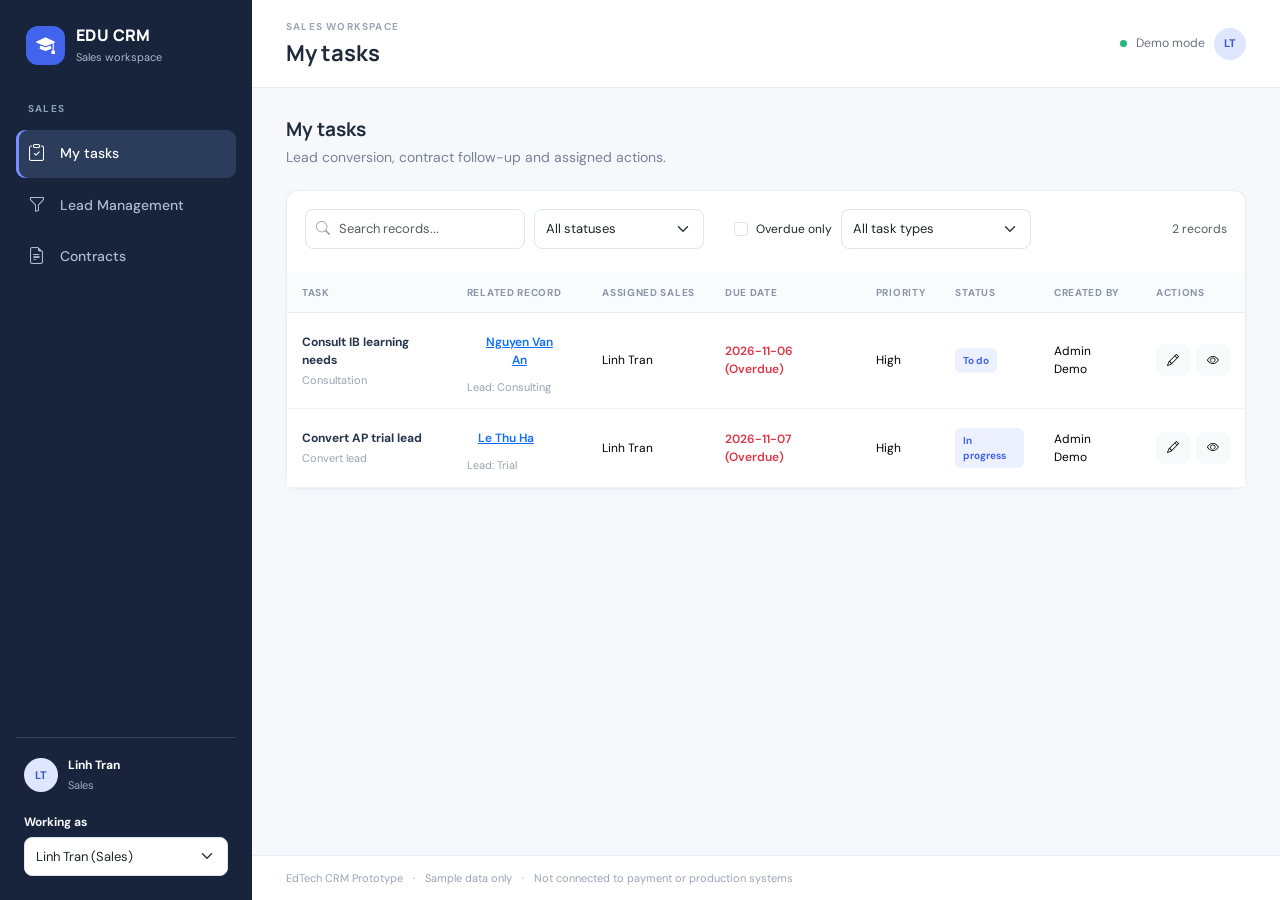
<file: sales.html>
<!doctype html>
<html lang="en">
<head>
  <meta charset="utf-8">
  <meta name="viewport" content="width=device-width, initial-scale=1">
  <title>Sales Workspace | EdTech CRM</title>
  <link href="https://cdn.jsdelivr.net/npm/bootstrap@5.3.3/dist/css/bootstrap.min.css" rel="stylesheet">
  <link href="https://cdn.jsdelivr.net/npm/bootstrap-icons@1.11.3/font/bootstrap-icons.min.css" rel="stylesheet">
  <link rel="stylesheet" href="assets/css/style.css">
  <link rel="stylesheet" href="assets/css/mobile.css">
  <link rel="stylesheet" href="assets/css/timetable.css">
  <link rel="stylesheet" href="assets/css/teaching-hours.css">
</head>
<body data-workspace-role="Sales">
  <script src="assets/js/modules/shell.js"></script>
  <script src="https://cdn.jsdelivr.net/npm/bootstrap@5.3.3/dist/js/bootstrap.bundle.min.js"></script>
  <script src="assets/js/data/demo-data.js"></script>
  <script src="assets/js/config/forms.config.js"></script>
  <script src="assets/js/services/storage.js"></script>
  <script src="assets/js/services/workforce.js"></script>
  <script src="assets/js/services/scheduling.js"></script>
  <script src="assets/js/services/teaching-hours.js"></script>
  <script src="assets/js/modules/renderers.js"></script>
  <script src="assets/js/modules/timetable.js"></script>
  <script src="assets/js/modules/teaching-hours.js"></script>
  <script src="assets/js/app.js"></script>
</body>
</html>
</file>
<file: assets/css/style.css>
@import url('https://fonts.googleapis.com/css2?family=DM+Sans:wght@400;500;600;700&family=Manrope:wght@500;600;700;800&display=swap');
:root{--navy:#17243b;--navy2:#203451;--blue:#4263eb;--blue-soft:#edf1ff;--ink:#202b3c;--muted:#778398;--line:#e8edf3;--bg:#f6f8fb;--green:#15966a;--orange:#d98a25;--red:#d65353}
*{box-sizing:border-box}body{margin:0;background:var(--bg);color:var(--ink);font-family:'DM Sans',sans-serif;font-size:14px}.app-shell{display:flex;min-height:100vh}.sidebar{width:252px;background:var(--navy);color:#fff;padding:24px 16px;display:flex;flex-direction:column;flex-shrink:0}.brand{display:flex;align-items:center;gap:11px;padding:0 10px 34px}.brand-mark{width:39px;height:39px;border-radius:12px;background:#4263eb;display:grid;place-items:center;font-size:19px}.brand b{font:800 16px Manrope,sans-serif;letter-spacing:.4px;display:block}.brand small{font-size:11px;color:#aab6c8}.nav-label,.eyebrow{font-size:10px;font-weight:700;letter-spacing:1.2px;color:#91a0b5}.nav-label{padding:0 12px 12px}.sidebar .nav-link{color:#aebbd0;padding:11px 12px;border-radius:9px;margin:2px 0;font-weight:500;display:flex;gap:12px;align-items:center}.sidebar .nav-link i{font-size:17px;width:20px}.sidebar .nav-link:hover,.sidebar .nav-link.active{background:#2b3d5b;color:#fff}.sidebar .nav-link.active{box-shadow:inset 3px 0 #7690ff}.sidebar-bottom{margin-top:auto;padding:18px 8px 0;border-top:1px solid #33435b}.demo-user{display:flex;gap:10px;align-items:center}.demo-user b{display:block;font-size:12px}.demo-user small{color:#9eabc0;font-size:11px}.avatar{width:34px;height:34px;border-radius:50%;background:#dfe6ff;color:#3855c7;display:grid;place-items:center;font-weight:700;font-size:11px}.avatar-light{width:32px;height:32px}.main-area{min-width:0;flex:1;display:flex;flex-direction:column}.topbar{height:88px;background:#fff;border-bottom:1px solid var(--line);display:flex;align-items:center;justify-content:space-between;padding:0 34px}.topbar .eyebrow{color:#9aa5b5}.topbar h1{font:700 22px Manrope;margin:4px 0 0}.top-actions{display:flex;align-items:center;gap:9px}.status-dot{width:7px;height:7px;background:#25b47b;border-radius:50%}.content-area{padding:28px 34px;flex:1;max-width:1600px;width:100%;margin:0 auto}.app-footer{padding:14px 34px;color:#9aa5b5;font-size:11px;border-top:1px solid var(--line);background:#fff}.app-footer span{padding:0 7px}.page-intro{display:flex;justify-content:space-between;align-items:flex-start;margin-bottom:22px;gap:15px}.page-intro h2{font:700 19px Manrope;margin:0 0 5px}.page-intro p{color:var(--muted);margin:0}.btn-primary{background:var(--blue);border-color:var(--blue)}.btn-primary:hover{background:#3452d2;border-color:#3452d2}.btn{border-radius:8px;font-weight:600;font-size:13px;padding:8px 13px}.btn-sm{font-size:12px;padding:6px 10px}.card{border:1px solid var(--line);border-radius:12px;box-shadow:0 2px 8px rgba(25,42,70,.025)}.card-header{background:#fff;border-bottom:1px solid var(--line);padding:15px 18px;border-radius:12px 12px 0 0!important}.card-body{padding:18px}.metric-card{padding:18px;background:#fff;border:1px solid var(--line);border-radius:12px}.metric-top{display:flex;justify-content:space-between;align-items:center;color:var(--muted);font-size:12px}.metric-icon{width:34px;height:34px;border-radius:10px;background:var(--blue-soft);color:var(--blue);display:grid;place-items:center;font-size:16px}.metric-value{font:800 25px Manrope;margin:12px 0 3px}.metric-note{font-size:11px;color:var(--muted)}.table{margin:0}.table thead th{font-size:10px;letter-spacing:.7px;color:#8a96a8;font-weight:700;text-transform:uppercase;background:#fafbfd;border-bottom:1px solid var(--line);padding:12px 15px;white-space:nowrap}.table tbody td{padding:13px 15px;vertical-align:middle;border-color:#eff2f6;font-size:12px}.table tbody tr:hover{background:#fbfcff}.table-wrap{overflow:auto}.record-name{font-weight:700;color:#27364c}.subtext{display:block;color:#98a2b1;font-size:11px;margin-top:3px}.badge-soft{padding:5px 8px;border-radius:6px;font-size:10px;font-weight:700;display:inline-block;background:#eef1f5;color:#647084}.badge-blue{background:#edf1ff;color:#4263eb}.badge-green{background:#e8f7f1;color:#16865f}.badge-orange{background:#fff4e5;color:#b8751d}.badge-red{background:#fff0f0;color:#c34d4d}.toolbar{display:flex;gap:9px;align-items:center;flex-wrap:wrap}.search-box{position:relative;min-width:220px}.search-box i{position:absolute;left:11px;top:9px;color:#9ba6b5}.search-box input{padding-left:33px}.form-control,.form-select{border-color:#dfe5ed;border-radius:8px;font-size:13px;padding:9px 11px}.form-label{font-size:12px;font-weight:700;color:#536176;margin-bottom:6px}.form-hint{font-size:11px;color:#98a2b1;margin-top:4px}.form-check-label{font-size:12px}.section-title{font:700 14px Manrope;margin:0}.empty-state{text-align:center;padding:42px;color:#98a2b1}.empty-state i{font-size:30px;display:block;margin-bottom:10px}.detail-grid{display:grid;grid-template-columns:repeat(2,minmax(0,1fr));gap:14px}.detail-item label{display:block;font-size:10px;color:#98a2b1;text-transform:uppercase;letter-spacing:.6px;margin-bottom:4px}.detail-item strong{font-size:13px}.progress{height:7px;background:#edf0f5}.progress-bar{background:var(--blue)}.pipeline{display:flex;gap:7px;flex-wrap:wrap}.pipeline-step{flex:1;min-width:90px;padding:11px;border-radius:8px;background:#f5f7fa;text-align:center}.pipeline-step b{font:700 16px Manrope;display:block}.pipeline-step span{font-size:10px;color:var(--muted)}.calendar-grid{display:grid;grid-template-columns:repeat(7,1fr);border-top:1px solid var(--line);border-left:1px solid var(--line)}.calendar-cell{min-height:105px;background:#fff;border-right:1px solid var(--line);border-bottom:1px solid var(--line);padding:8px}.calendar-cell.head{min-height:auto;background:#fafbfd;color:#8793a5;font-size:10px;font-weight:700;text-transform:uppercase}.calendar-event{background:#edf1ff;color:#3957d7;border-left:3px solid #5573ee;border-radius:4px;padding:4px 5px;font-size:10px;margin-top:5px}.calendar-event.green{background:#e9f7f1;color:#16865f;border-color:#22a879}.calendar-event.orange{background:#fff4e5;color:#a86b1b;border-color:#e3a348}.chart-bar-row{display:grid;grid-template-columns:110px 1fr 35px;gap:10px;align-items:center;margin:13px 0;font-size:11px}.chart-track{height:9px;background:#f0f2f6;border-radius:10px;overflow:hidden}.chart-fill{height:100%;background:#5573ee;border-radius:10px}.modal-content{border:0;border-radius:14px}.modal-header,.modal-footer{border-color:var(--line);padding:16px 20px}.modal-body{padding:20px}.modal-title{font:700 18px Manrope}.toast{border:0;border-radius:10px;box-shadow:0 5px 25px #1b2d4a22}.text-muted-custom{color:var(--muted)}.inline-actions{display:flex;gap:6px}.clickable{cursor:pointer}@media(max-width:900px){.sidebar{width:205px}.content-area{padding:22px 18px}.topbar{padding:0 20px}}@media(max-width:650px){.sidebar{width:62px;padding:16px 8px}.brand{padding:0 4px 25px}.brand>span:last-child,.nav-label,.sidebar .nav-link span,.demo-user>div:last-child,.sidebar-bottom .btn{display:none}.sidebar .nav-link{justify-content:center;padding:12px 5px}.sidebar .nav-link i{width:auto}.sidebar-bottom{padding:14px 0}.topbar{height:75px;padding:0 15px}.content-area{padding:18px 12px}.topbar h1{font-size:18px}.page-intro{flex-direction:column}.detail-grid{grid-template-columns:1fr}.app-footer{padding:12px}.calendar-cell{min-height:80px;padding:4px}.calendar-event{font-size:9px}}
</file>
<file: assets/css/mobile.css>
.sidebar.offcanvas-md{background:var(--navy)!important;color:#fff}
.sidebar-content{display:flex;flex-direction:column;flex:1;min-height:0}
.mobile-only,.mobile-record-link{display:none}

@media(max-width:767.98px){
  .sidebar.offcanvas-md{--bs-offcanvas-width:296px;width:min(296px,88vw);padding:20px 16px;height:100dvh}
  .sidebar-content{overflow-y:auto;overscroll-behavior:contain}
  .brand{padding:0 0 24px;flex-shrink:0;gap:10px}
  .brand>span:last-child,.nav-label,.sidebar .nav-link span,.demo-user>div:last-child,.sidebar-bottom .btn{display:block}
  .brand>span:nth-child(2){min-width:0}
  .brand-mark{flex-shrink:0}
  .drawer-close{margin-left:auto}
  .sidebar .nav-link{justify-content:flex-start;min-height:48px;padding:12px;gap:12px}
  .sidebar .nav-link i{width:20px}
  .sidebar-bottom{padding:18px 8px 0}
  .mobile-only{display:inline-flex;align-items:center;justify-content:center}
  .menu-toggle,.drawer-close{width:44px;height:44px;padding:0;flex-shrink:0;font-size:20px}
  .topbar{height:auto;min-height:76px;padding:12px 16px;gap:12px}
  .topbar>div:not(.top-actions){min-width:0;flex:1}
  .topbar h1{font-size:18px;overflow-wrap:anywhere;letter-spacing:0}
  .topbar .eyebrow{font-size:9px;letter-spacing:0}
  .top-actions{flex-shrink:0}
  .top-actions .status-dot,.top-actions .text-secondary{display:none}
  .content-area{padding:20px 16px}
  .page-intro{flex-direction:column;gap:12px}
  .page-intro h2{font-size:19px;overflow-wrap:anywhere}
  .page-intro>.btn{width:100%}
  .btn,.nav-tabs .nav-link{min-height:44px}
  .form-control,.form-select{font-size:16px;min-height:44px}
  .form-label,.form-check-label{font-size:14px}
  .form-check{display:flex;align-items:center;gap:8px;min-height:44px;padding-left:0;margin:0}
  .form-check .form-check-input{float:none;margin:0;flex-shrink:0;width:20px;height:20px}
  .toolbar{gap:12px}
  .toolbar .search-box{width:100%;min-width:0}
  .toolbar .form-select{width:100%;max-width:none!important}
  .search-box input{padding-left:36px}
  .search-box i{top:12px}
  .card-body{padding:16px}
  .responsive-records{overflow:visible}
  .responsive-records .table,.responsive-records tbody{display:block;width:100%}
  .responsive-records thead{display:none}
  .responsive-records tbody tr{display:flex;flex-direction:column;position:relative;padding:16px;gap:8px;border-top:1px solid var(--line);background:#fff}
  .responsive-records tbody td{display:flex;align-items:baseline;gap:12px;width:100%;padding:0;border:0;font-size:14px;overflow-wrap:anywhere;min-width:0}
  .responsive-records tbody td:not(.record-primary):not(.record-status):not(.record-actions)::before{content:attr(data-label);flex:0 0 76px;color:var(--muted);font-size:12px}
  .responsive-records tbody td:nth-child(n+5):not(.record-status):not(.record-actions){display:none}
  .responsive-records .desktop-record-title{display:none}
  .mobile-record-link{display:block;border:0;background:none;color:var(--ink);font:inherit;font-weight:700;text-align:left;width:100%;min-height:44px;padding:0;overflow-wrap:anywhere}
  .mobile-record-link:focus-visible{outline:2px solid var(--blue);outline-offset:3px}
  .responsive-records .record-name{font-size:15px}
  .responsive-records .subtext{font-size:12px}
  .responsive-records .record-status{order:-1}
  .responsive-records .badge-soft{font-size:12px}
  .responsive-records .record-actions{margin-top:4px;justify-content:flex-end}
  .inline-actions .btn{width:44px;height:44px;padding:0;display:inline-flex;align-items:center;justify-content:center;font-size:16px}
  .detail-grid{grid-template-columns:1fr}
  .detail-item{min-width:0;overflow-wrap:anywhere}
  .detail-item strong{font-size:15px}
  .modal-dialog .modal-content{border-radius:0}
  .modal-header,.modal-footer{padding:12px 16px;flex-shrink:0}
  .modal-header>div{min-width:0;overflow-wrap:anywhere}
  .modal-header .btn-close{width:44px;height:44px;box-sizing:border-box;padding:12px;margin:0;flex-shrink:0}
  .modal-title{font-size:18px}
  .modal-body{padding:20px 16px;overscroll-behavior:contain}
  .modal-footer{padding-bottom:max(12px,env(safe-area-inset-bottom))}
  .modal-footer .btn{flex:1}
  .modal-footer .btn{flex-basis:calc(50% - 8px);min-width:0}
  .chart-bar-row{grid-template-columns:minmax(0,100px) minmax(0,1fr) 28px;gap:8px;overflow-wrap:anywhere}
  .app-footer{padding:16px;overflow-wrap:anywhere}
  .toast-container{max-width:100%}
}

@media(prefers-reduced-motion:reduce){.offcanvas-md,.modal.fade .modal-dialog{transition:none!important}}
</file>
<file: assets/css/timetable.css>
.timetable-filters{display:grid;grid-template-columns:repeat(3,minmax(0,1fr)) 120px 44px;gap:12px;align-items:end;margin-bottom:12px}
.timetable-filters>div{min-width:0}
.timetable-filters .btn{width:44px;height:44px;padding:0}
.timetable-summary{font-size:13px;color:var(--muted);margin:12px 0 20px}
#center-timetable{background:#fff;--fc-border-color:var(--line);--fc-button-bg-color:var(--blue);--fc-button-border-color:var(--blue);--fc-event-bg-color:#edf1ff;--fc-event-border-color:#4263eb;--fc-event-text-color:#263eaa;--fc-today-bg-color:#f0faf5}
#center-timetable .fc-toolbar-title{font:700 19px Manrope,sans-serif;letter-spacing:0}
#center-timetable .fc-button{min-width:44px;min-height:44px;border-radius:6px;font-size:13px}
#center-timetable .fc-event{cursor:pointer;border-radius:4px;overflow-wrap:anywhere}
#center-timetable .fc-event-title{white-space:normal;font-weight:600}
#center-timetable .fc-timegrid-event{min-height:24px}
#center-timetable .fc-col-header-cell-cushion,#center-timetable .fc-list-day-text,#center-timetable .fc-list-day-side-text{color:var(--ink);text-decoration:none}
#center-timetable .schedule-conflict{background:#fff0f0;border-color:var(--red);color:#9e2525}
#center-timetable .fc-list-event:hover td{background:#f6f8fb}
@media(max-width:767.98px){
  .responsive-records tbody td.record-resource{display:flex!important;align-items:center}
  .record-resource .btn{width:44px;height:44px;padding:0;display:grid;place-items:center}
  .timetable-filters{grid-template-columns:repeat(2,minmax(0,1fr));gap:12px}
  .timetable-filters .btn{justify-self:end}
  #center-timetable .fc-header-toolbar{flex-wrap:wrap;gap:12px}
  #center-timetable .fc-toolbar-title{font-size:17px}
  #center-timetable .fc-timegrid-slot-label{font-size:12px}
  #center-timetable .fc-event-title{font-size:12px}
  #center-timetable .fc-list-event-time{white-space:normal}
}
</file>
<file: assets/css/teaching-hours.css>
.hours-filters{display:grid;grid-template-columns:160px repeat(2,minmax(0,1fr)) 160px 44px;gap:12px;align-items:end;margin-bottom:20px}
.hours-filters>div{min-width:0}
.hours-filters .btn{width:44px;height:44px;padding:0}
.hours-stats{display:grid;grid-template-columns:repeat(3,minmax(0,1fr));gap:16px;margin-bottom:24px}
.hours-stats .metric-card{min-width:0}
.hours-stats .metric-value{font-size:23px;overflow-wrap:anywhere;letter-spacing:0}
.hours-duration{display:block;margin-top:20px;padding:12px 0;border-top:1px solid var(--line);font-weight:700;color:var(--ink)}
@media(max-width:767.98px){
  .hours-filters{grid-template-columns:repeat(2,minmax(0,1fr))}
  .hours-filters .btn{justify-self:end}
  .hours-stats{grid-template-columns:1fr;gap:12px}
  .hours-stats .metric-value{font-size:23px}
  .hours-summary .responsive-records tbody td:nth-child(n+5):not(.record-status):not(.record-actions){display:flex}
  .hours-summary .responsive-records tbody td:not(.record-primary)::before{flex-basis:100px}
}
</file>
